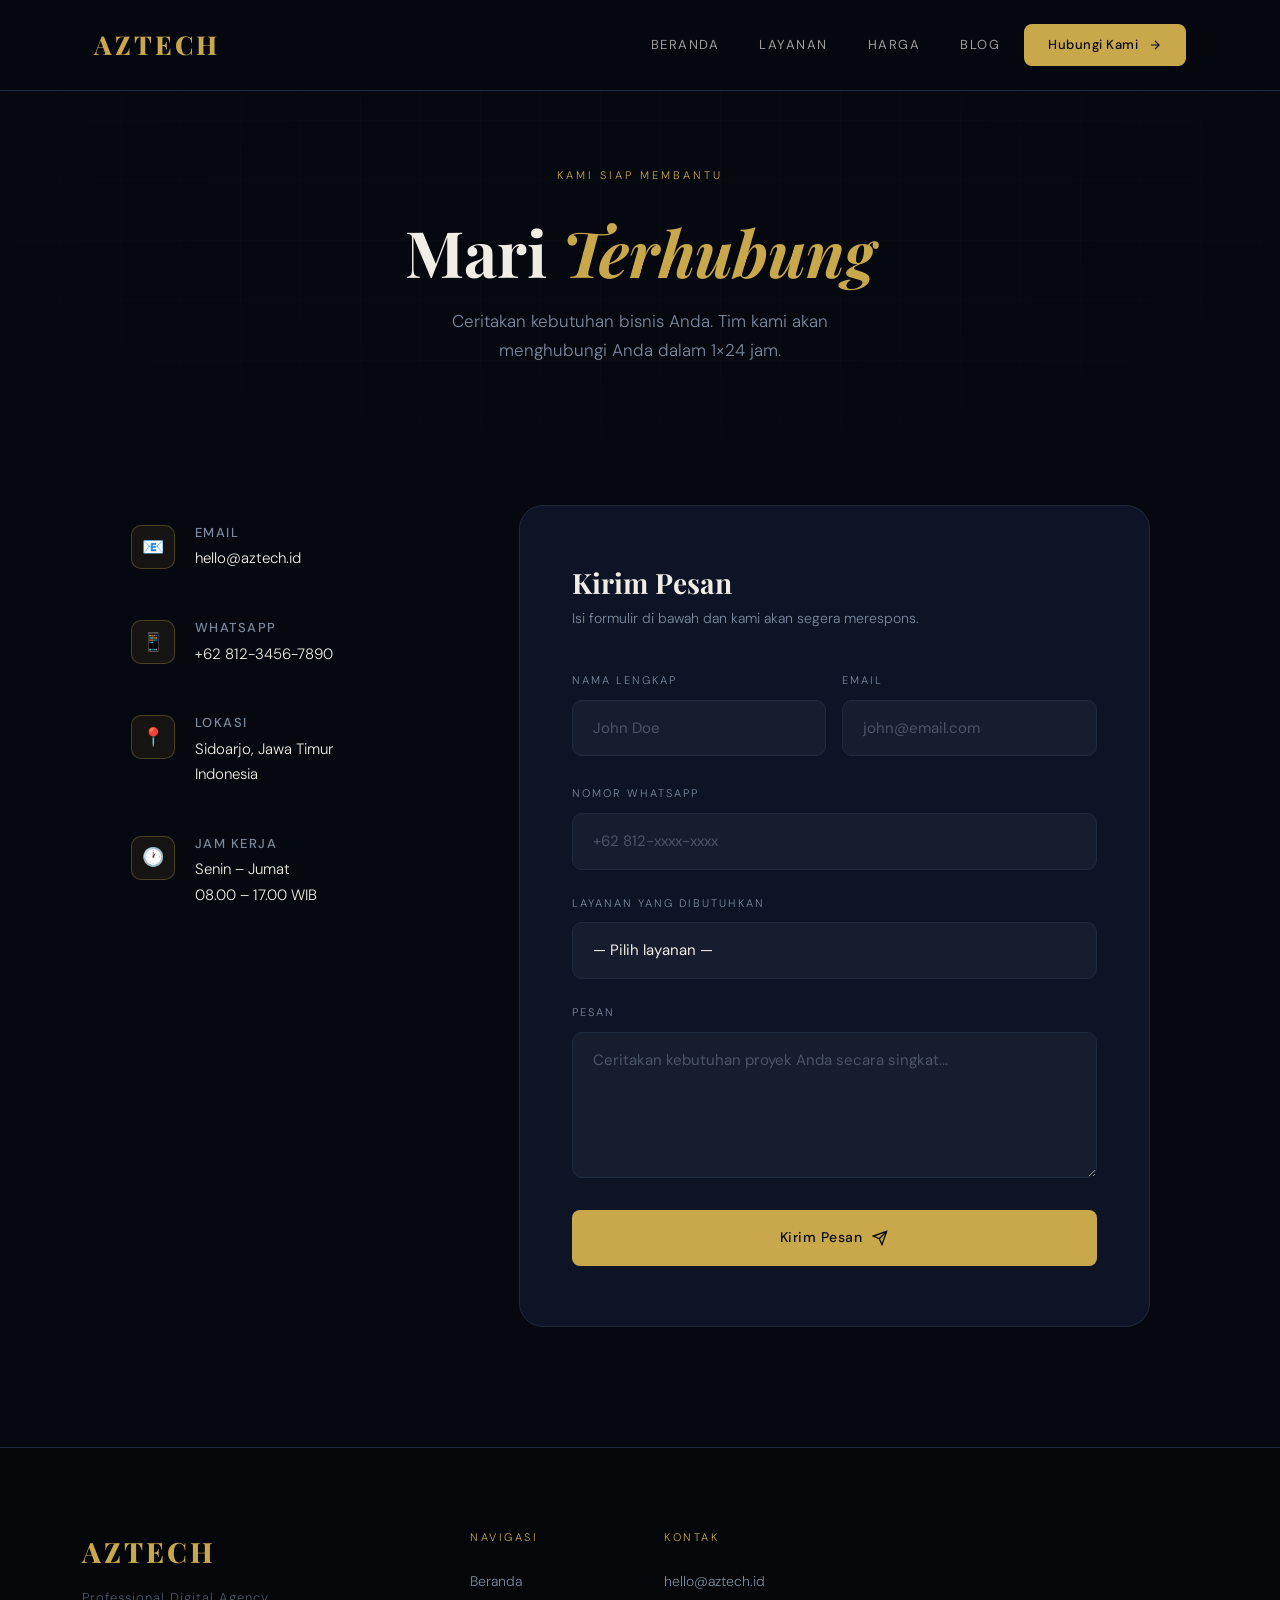
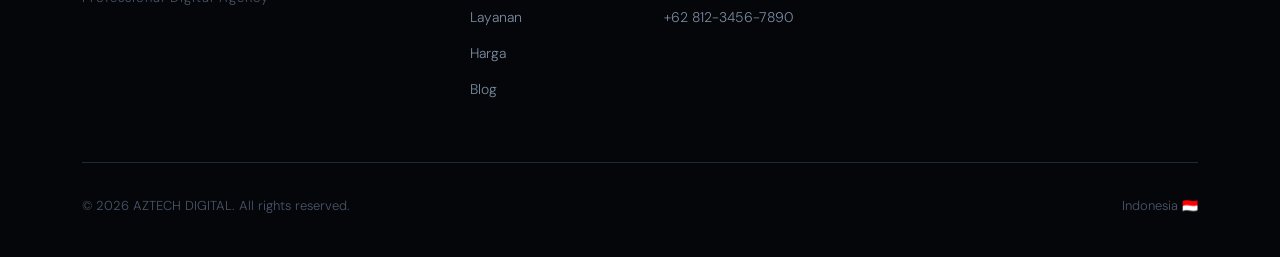
<file: contact.html>
<!DOCTYPE html>
<html lang="id">
<head>
<meta charset="UTF-8">
<meta name="viewport" content="width=device-width, initial-scale=1.0">
<title>Contact — AZTECH DIGITAL</title>
<link href="https://cdn.jsdelivr.net/npm/bootstrap@5.3.3/dist/css/bootstrap.min.css" rel="stylesheet">
<link rel="stylesheet" href="style.css">
</head>
<body>

<nav class="navbar navbar-expand-lg navbar-dark fixed-top" id="navbar">
  <div class="container">
    <a class="navbar-brand" href="index.html">AZTECH</a>
    <button class="navbar-toggler border-0" type="button" data-bs-toggle="collapse" data-bs-target="#navbarNav">
      <span class="navbar-toggler-icon"></span>
    </button>
    <div class="collapse navbar-collapse" id="navbarNav">
      <ul class="navbar-nav ms-auto align-items-center">
        <li class="nav-item"><a class="nav-link" href="index.html">Beranda</a></li>
        <li class="nav-item"><a class="nav-link" href="layanan.html">Layanan</a></li>
        <li class="nav-item"><a class="nav-link" href="harga.html">Harga</a></li>
        <li class="nav-item"><a class="nav-link" href="blog.html">Blog</a></li>
        <li class="nav-item ms-2">
          <a class="btn-main" href="contact.html" style="padding:10px 24px;font-size:13px;margin-top:0;">Hubungi Kami
            <svg width="14" height="14" viewBox="0 0 24 24" fill="none" stroke="currentColor" stroke-width="2"><path d="M5 12h14M12 5l7 7-7 7"/></svg>
          </a>
        </li>
      </ul>
    </div>
  </div>
</nav>

<section style="padding:160px 0 80px;background:var(--bg-deep);position:relative;overflow:hidden;">
  <div class="hero-grid" style="opacity:0.5;"></div>
  <div class="container text-center">
    <span class="section-eyebrow fade-up">Kami Siap Membantu</span>
    <h1 class="fade-up" style="font-family:'Playfair Display',serif;font-size:clamp(36px,5vw,64px);font-weight:700;line-height:1.1;margin-top:16px;margin-bottom:20px;">
      Mari <em style="font-style:italic;color:var(--gold);">Terhubung</em>
    </h1>
    <p class="fade-up" style="color:var(--text-muted);font-size:17px;max-width:480px;margin:0 auto;">
      Ceritakan kebutuhan bisnis Anda. Tim kami akan menghubungi Anda dalam 1×24 jam.
    </p>
  </div>
</section>

<section class="section" style="padding-top:60px;">
  <div class="container">
    <div class="row g-5 justify-content-center">

      <!-- CONTACT INFO -->
      <div class="col-lg-4 fade-up">
        <div class="contact-info">
          <div class="contact-item">
            <div class="contact-item-icon">📧</div>
            <div>
              <h4>Email</h4>
              <p>hello@aztech.id</p>
            </div>
          </div>
          <div class="contact-item">
            <div class="contact-item-icon">📱</div>
            <div>
              <h4>WhatsApp</h4>
              <p>+62 812-3456-7890</p>
            </div>
          </div>
          <div class="contact-item">
            <div class="contact-item-icon">📍</div>
            <div>
              <h4>Lokasi</h4>
              <p>Sidoarjo, Jawa Timur<br>Indonesia</p>
            </div>
          </div>
          <div class="contact-item">
            <div class="contact-item-icon">🕐</div>
            <div>
              <h4>Jam Kerja</h4>
              <p>Senin – Jumat<br>08.00 – 17.00 WIB</p>
            </div>
          </div>
        </div>
      </div>

      <!-- FORM -->
      <div class="col-lg-7 fade-up stagger-2">
        <div class="contact-box">
          <h2 style="font-family:'Playfair Display',serif;font-size:28px;font-weight:700;margin-bottom:8px;">Kirim Pesan</h2>
          <p style="color:var(--text-muted);font-size:14px;margin-bottom:40px;">Isi formulir di bawah dan kami akan segera merespons.</p>

          <div class="row g-3">
            <div class="col-md-6">
              <label class="form-label">Nama Lengkap</label>
              <input type="text" class="form-control" placeholder="John Doe">
            </div>
            <div class="col-md-6">
              <label class="form-label">Email</label>
              <input type="email" class="form-control" placeholder="john@email.com">
            </div>
          </div>

          <label class="form-label" style="margin-top:4px;">Nomor WhatsApp</label>
          <input type="text" class="form-control" placeholder="+62 812-xxxx-xxxx">

          <label class="form-label">Layanan yang Dibutuhkan</label>
          <select class="form-control" style="appearance:none;cursor:pointer;">
            <option value="" style="background:#0d1425;">— Pilih layanan —</option>
            <option style="background:#0d1425;">Website Development</option>
            <option style="background:#0d1425;">UI/UX Design</option>
            <option style="background:#0d1425;">Digital Marketing</option>
            <option style="background:#0d1425;">E-Commerce Solution</option>
            <option style="background:#0d1425;">Konsultasi Digital</option>
          </select>

          <label class="form-label">Pesan</label>
          <textarea class="form-control" rows="5" placeholder="Ceritakan kebutuhan proyek Anda secara singkat..."></textarea>

          <button class="btn-main w-100" style="justify-content:center;margin-top:8px;" onclick="this.innerHTML='Pesan Terkirim ✓';this.style.background='#2d6a4f';setTimeout(()=>{this.innerHTML=\'Kirim Pesan\';this.style.background=\'\'},3000)">
            Kirim Pesan
            <svg width="16" height="16" viewBox="0 0 24 24" fill="none" stroke="currentColor" stroke-width="2"><path d="M22 2L11 13M22 2l-7 20-4-9-9-4 20-7z"/></svg>
          </button>
        </div>
      </div>

    </div>
  </div>
</section>

<footer>
  <div class="container">
    <div class="row g-5 mb-5">
      <div class="col-lg-4">
        <div class="footer-brand">AZTECH</div>
        <p class="footer-tagline">Professional Digital Agency</p>
      </div>
      <div class="col-lg-2 col-6">
        <div class="footer-col-title">Navigasi</div>
        <div class="footer-links">
          <a class="footer-link" href="index.html">Beranda</a>
          <a class="footer-link" href="layanan.html">Layanan</a>
          <a class="footer-link" href="harga.html">Harga</a>
          <a class="footer-link" href="blog.html">Blog</a>
        </div>
      </div>
      <div class="col-lg-3">
        <div class="footer-col-title">Kontak</div>
        <div class="footer-links">
          <a class="footer-link" href="#">hello@aztech.id</a>
          <a class="footer-link" href="#">+62 812-3456-7890</a>
        </div>
      </div>
    </div>
    <div class="footer-bottom">
      <span>© 2026 AZTECH DIGITAL. All rights reserved.</span>
      <span>Indonesia 🇮🇩</span>
    </div>
  </div>
</footer>

<script src="https://cdn.jsdelivr.net/npm/bootstrap@5.3.3/dist/js/bootstrap.bundle.min.js"></script>
<script>
  const navbar = document.getElementById('navbar');
  window.addEventListener('scroll', () => navbar.classList.toggle('scrolled', window.scrollY > 50));
  const obs = new IntersectionObserver(entries => entries.forEach(e => { if(e.isIntersecting) e.target.classList.add('visible'); }), {threshold:0.1});
  document.querySelectorAll('.fade-up').forEach(el => obs.observe(el));
</script>
</body>
</html>
</file>
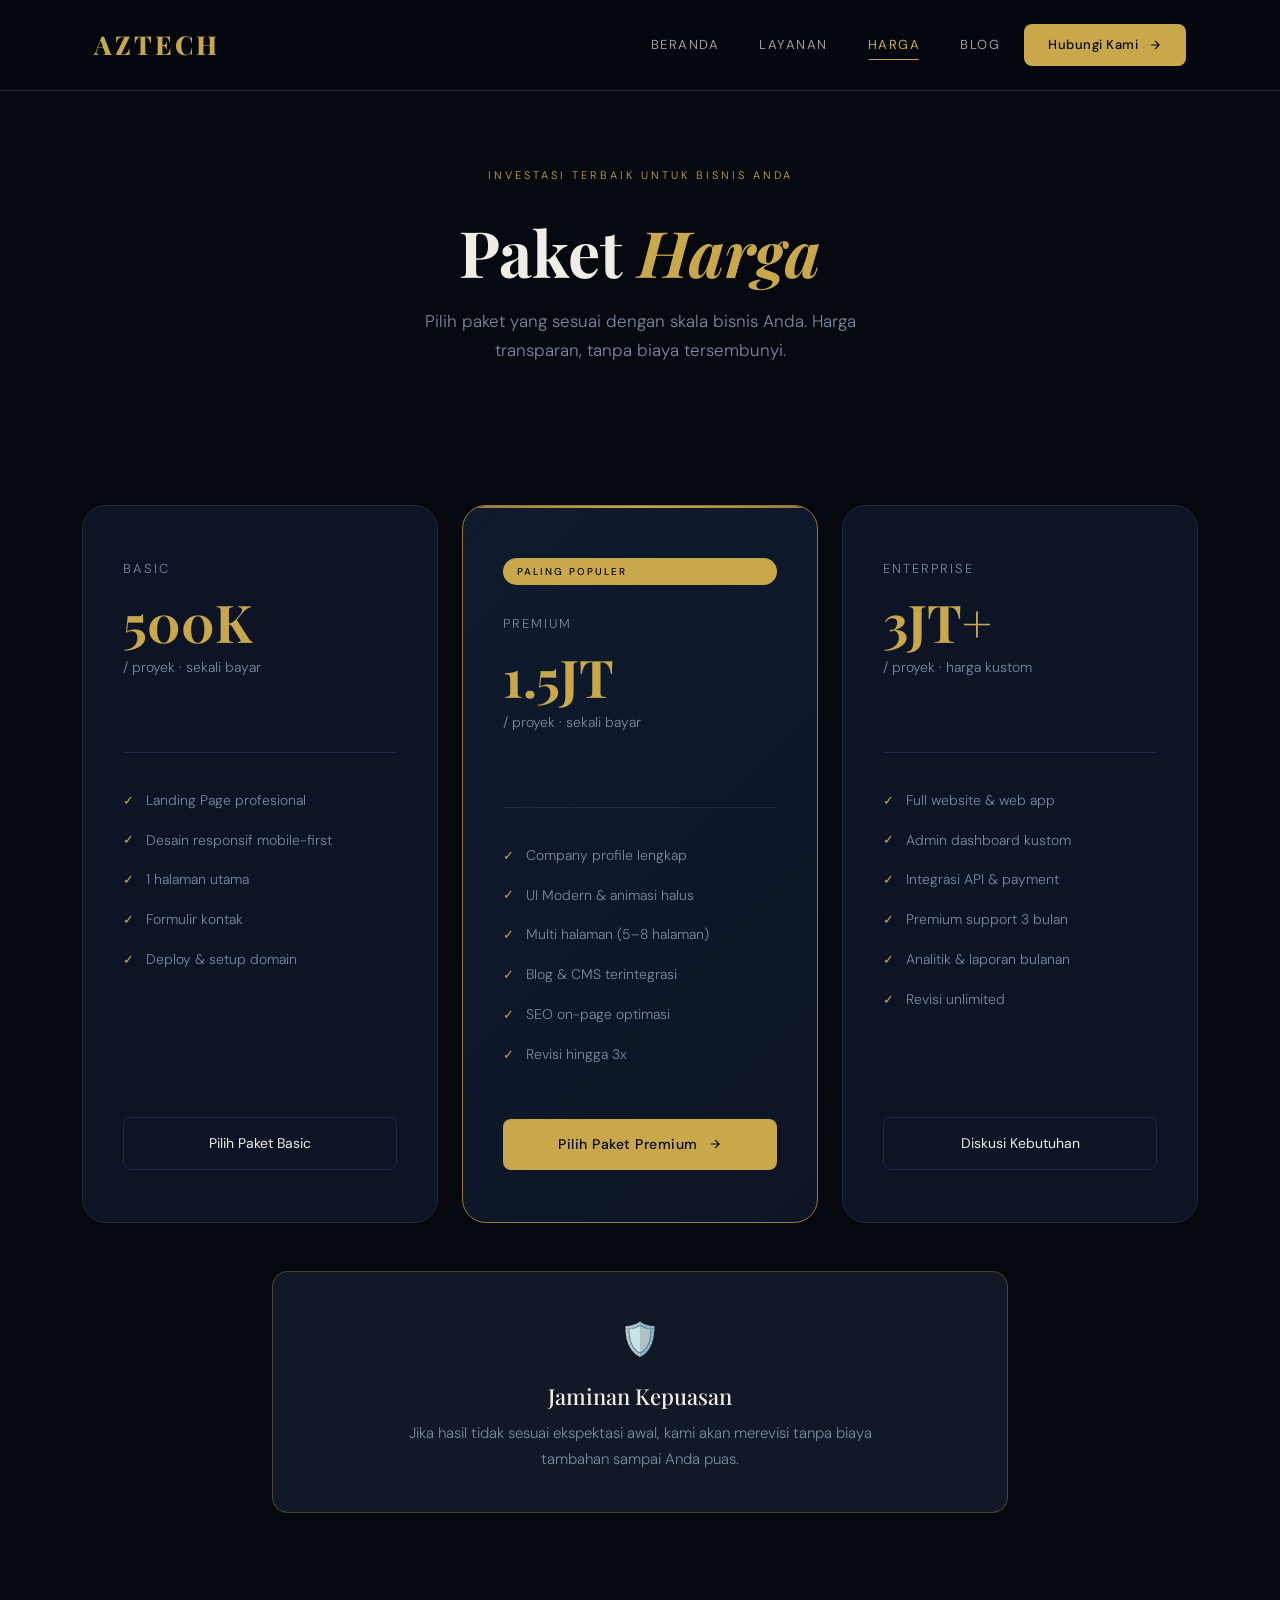
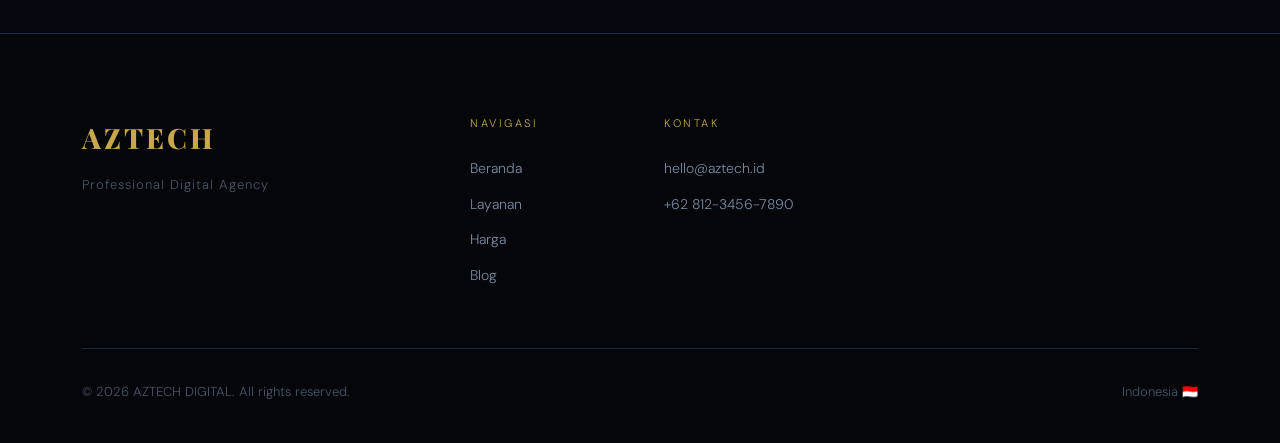
<file: harga.html>
<!DOCTYPE html>
<html lang="id">
<head>
<meta charset="UTF-8">
<meta name="viewport" content="width=device-width, initial-scale=1.0">
<title>Harga — AZTECH DIGITAL</title>
<link href="https://cdn.jsdelivr.net/npm/bootstrap@5.3.3/dist/css/bootstrap.min.css" rel="stylesheet">
<link rel="stylesheet" href="style.css">
</head>
<body>

<nav class="navbar navbar-expand-lg navbar-dark fixed-top" id="navbar">
  <div class="container">
    <a class="navbar-brand" href="index.html">AZTECH</a>
    <button class="navbar-toggler border-0" type="button" data-bs-toggle="collapse" data-bs-target="#navbarNav">
      <span class="navbar-toggler-icon"></span>
    </button>
    <div class="collapse navbar-collapse" id="navbarNav">
      <ul class="navbar-nav ms-auto align-items-center">
        <li class="nav-item"><a class="nav-link" href="index.html">Beranda</a></li>
        <li class="nav-item"><a class="nav-link" href="layanan.html">Layanan</a></li>
        <li class="nav-item"><a class="nav-link active" href="harga.html">Harga</a></li>
        <li class="nav-item"><a class="nav-link" href="blog.html">Blog</a></li>
        <li class="nav-item ms-2">
          <a class="btn-main" href="contact.html" style="padding:10px 24px;font-size:13px;margin-top:0;">Hubungi Kami
            <svg width="14" height="14" viewBox="0 0 24 24" fill="none" stroke="currentColor" stroke-width="2"><path d="M5 12h14M12 5l7 7-7 7"/></svg>
          </a>
        </li>
      </ul>
    </div>
  </div>
</nav>

<section style="padding:160px 0 80px;background:var(--bg-deep);position:relative;overflow:hidden;">
  <div class="hero-grid" style="opacity:0.5;"></div>
  <div class="container text-center">
    <span class="section-eyebrow fade-up">Investasi Terbaik untuk Bisnis Anda</span>
    <h1 class="fade-up" style="font-family:'Playfair Display',serif;font-size:clamp(36px,5vw,64px);font-weight:700;line-height:1.1;margin-top:16px;margin-bottom:20px;">
      Paket <em style="font-style:italic;color:var(--gold);">Harga</em>
    </h1>
    <p class="fade-up" style="color:var(--text-muted);font-size:17px;max-width:480px;margin:0 auto;">
      Pilih paket yang sesuai dengan skala bisnis Anda. Harga transparan, tanpa biaya tersembunyi.
    </p>
  </div>
</section>

<section class="section" style="padding-top:60px;">
  <div class="container">
    <div class="row g-4 align-items-stretch">

      <!-- BASIC -->
      <div class="col-lg-4 fade-up stagger-1">
        <div class="price-card" style="height:100%;display:flex;flex-direction:column;">
          <div class="price-tier">Basic</div>
          <div class="price-number">500K</div>
          <div class="price-unit">/ proyek · sekali bayar</div>
          <div class="price-divider"></div>
          <div style="flex:1;">
            <div class="price-feature">Landing Page profesional</div>
            <div class="price-feature">Desain responsif mobile-first</div>
            <div class="price-feature">1 halaman utama</div>
            <div class="price-feature">Formulir kontak</div>
            <div class="price-feature">Deploy & setup domain</div>
          </div>
          <div style="margin-top:36px;">
            <a class="btn-outline" href="contact.html" style="width:100%;justify-content:center;padding:14px 24px;">
              Pilih Paket Basic
            </a>
          </div>
        </div>
      </div>

      <!-- PREMIUM -->
      <div class="col-lg-4 fade-up stagger-2">
        <div class="price-card featured" style="height:100%;display:flex;flex-direction:column;">
          <div class="price-badge">Paling Populer</div>
          <div class="price-tier">Premium</div>
          <div class="price-number">1.5JT</div>
          <div class="price-unit">/ proyek · sekali bayar</div>
          <div class="price-divider"></div>
          <div style="flex:1;">
            <div class="price-feature">Company profile lengkap</div>
            <div class="price-feature">UI Modern & animasi halus</div>
            <div class="price-feature">Multi halaman (5–8 halaman)</div>
            <div class="price-feature">Blog & CMS terintegrasi</div>
            <div class="price-feature">SEO on-page optimasi</div>
            <div class="price-feature">Revisi hingga 3x</div>
          </div>
          <div style="margin-top:36px;">
            <a class="btn-main" href="contact.html" style="width:100%;justify-content:center;padding:14px 24px;margin-top:0;">
              Pilih Paket Premium
              <svg width="14" height="14" viewBox="0 0 24 24" fill="none" stroke="currentColor" stroke-width="2"><path d="M5 12h14M12 5l7 7-7 7"/></svg>
            </a>
          </div>
        </div>
      </div>

      <!-- ENTERPRISE -->
      <div class="col-lg-4 fade-up stagger-3">
        <div class="price-card" style="height:100%;display:flex;flex-direction:column;">
          <div class="price-tier">Enterprise</div>
          <div class="price-number">3JT+</div>
          <div class="price-unit">/ proyek · harga kustom</div>
          <div class="price-divider"></div>
          <div style="flex:1;">
            <div class="price-feature">Full website & web app</div>
            <div class="price-feature">Admin dashboard kustom</div>
            <div class="price-feature">Integrasi API & payment</div>
            <div class="price-feature">Premium support 3 bulan</div>
            <div class="price-feature">Analitik & laporan bulanan</div>
            <div class="price-feature">Revisi unlimited</div>
          </div>
          <div style="margin-top:36px;">
            <a class="btn-outline" href="contact.html" style="width:100%;justify-content:center;padding:14px 24px;">
              Diskusi Kebutuhan
            </a>
          </div>
        </div>
      </div>

    </div>

    <!-- GUARANTEE -->
    <div class="row justify-content-center mt-5">
      <div class="col-lg-8">
        <div class="fade-up" style="background:var(--bg-card2);border:1px solid var(--border-gold);border-radius:16px;padding:40px;text-align:center;">
          <div style="font-size:32px;margin-bottom:16px;">🛡️</div>
          <h3 style="font-family:'Playfair Display',serif;font-size:22px;margin-bottom:12px;">Jaminan Kepuasan</h3>
          <p style="color:var(--text-muted);font-size:15px;max-width:480px;margin:0 auto;">
            Jika hasil tidak sesuai ekspektasi awal, kami akan merevisi tanpa biaya tambahan sampai Anda puas.
          </p>
        </div>
      </div>
    </div>

  </div>
</section>

<footer>
  <div class="container">
    <div class="row g-5 mb-5">
      <div class="col-lg-4">
        <div class="footer-brand">AZTECH</div>
        <p class="footer-tagline">Professional Digital Agency</p>
      </div>
      <div class="col-lg-2 col-6">
        <div class="footer-col-title">Navigasi</div>
        <div class="footer-links">
          <a class="footer-link" href="index.html">Beranda</a>
          <a class="footer-link" href="layanan.html">Layanan</a>
          <a class="footer-link" href="harga.html">Harga</a>
          <a class="footer-link" href="blog.html">Blog</a>
        </div>
      </div>
      <div class="col-lg-3">
        <div class="footer-col-title">Kontak</div>
        <div class="footer-links">
          <a class="footer-link" href="#">hello@aztech.id</a>
          <a class="footer-link" href="#">+62 812-3456-7890</a>
        </div>
      </div>
    </div>
    <div class="footer-bottom">
      <span>© 2026 AZTECH DIGITAL. All rights reserved.</span>
      <span>Indonesia 🇮🇩</span>
    </div>
  </div>
</footer>

<script src="https://cdn.jsdelivr.net/npm/bootstrap@5.3.3/dist/js/bootstrap.bundle.min.js"></script>
<script>
  const navbar = document.getElementById('navbar');
  window.addEventListener('scroll', () => navbar.classList.toggle('scrolled', window.scrollY > 50));
  const obs = new IntersectionObserver(entries => entries.forEach(e => { if(e.isIntersecting) e.target.classList.add('visible'); }), {threshold:0.1});
  document.querySelectorAll('.fade-up').forEach(el => obs.observe(el));
</script>
</body>
</html>
</file>
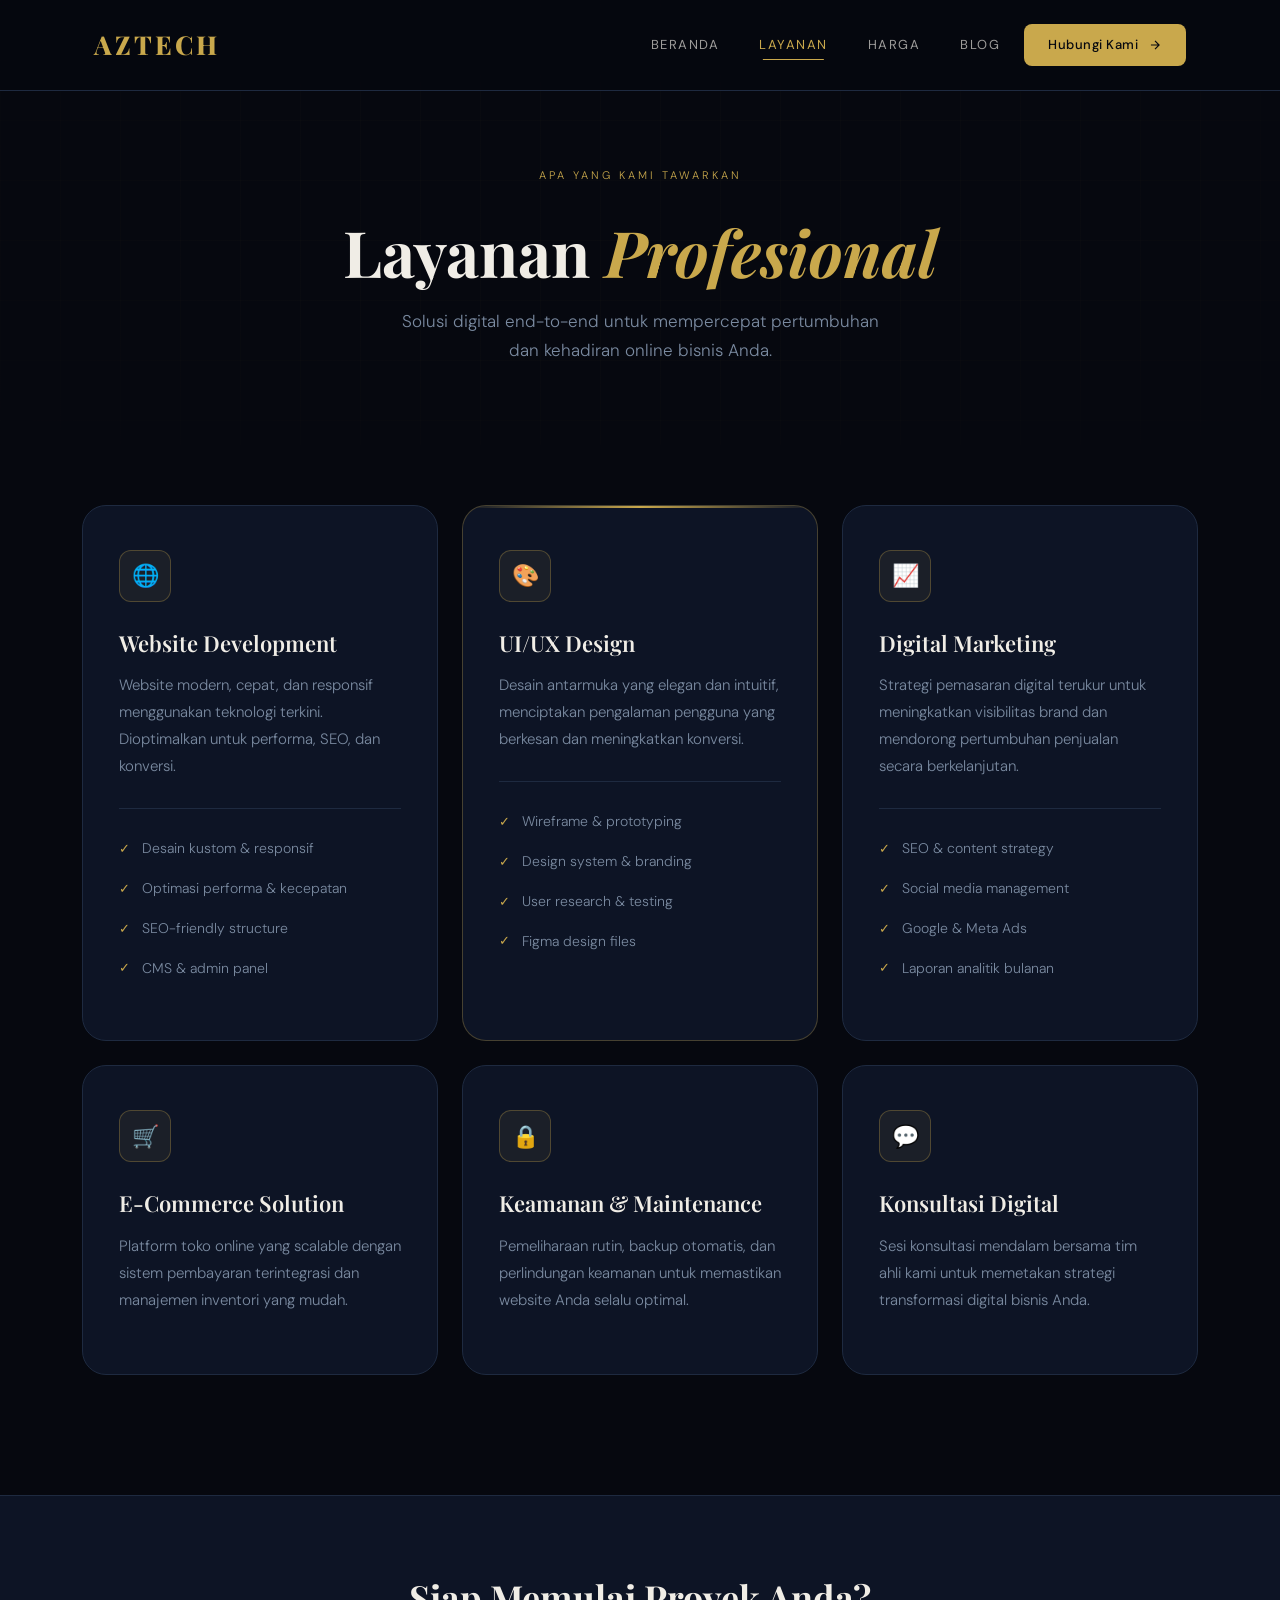
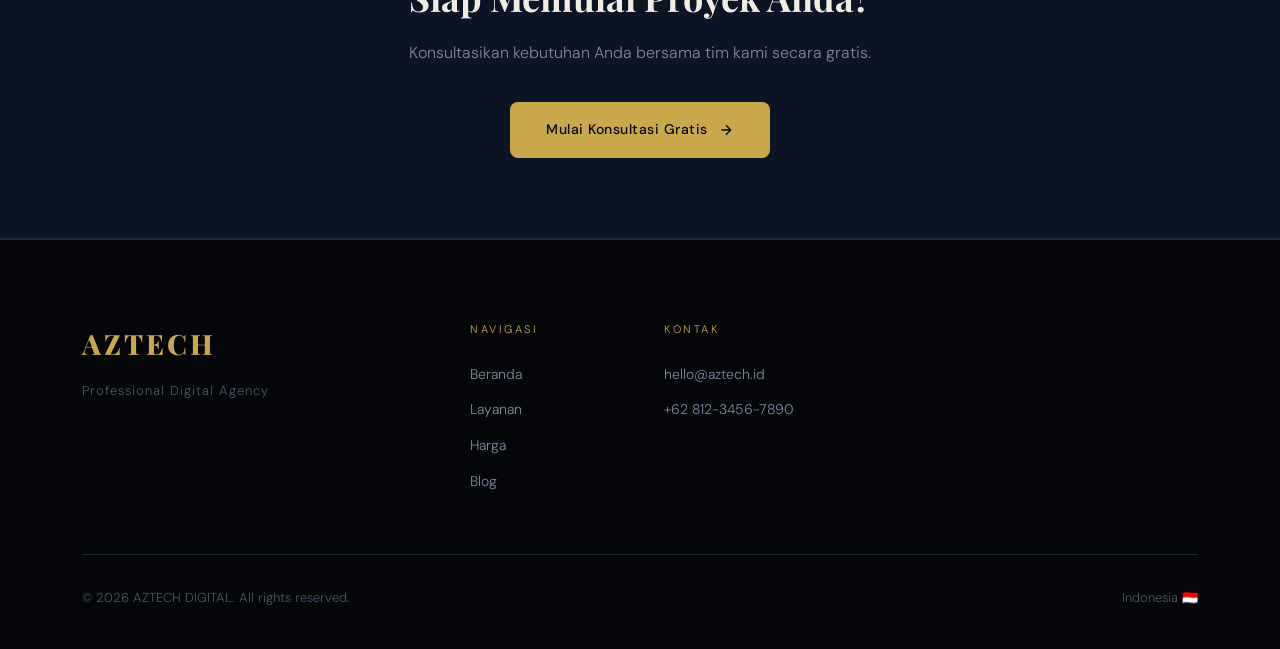
<file: layanan.html>
<!DOCTYPE html>
<html lang="id">
<head>
<meta charset="UTF-8">
<meta name="viewport" content="width=device-width, initial-scale=1.0">
<title>Layanan — AZTECH DIGITAL</title>
<link href="https://cdn.jsdelivr.net/npm/bootstrap@5.3.3/dist/css/bootstrap.min.css" rel="stylesheet">
<link rel="stylesheet" href="style.css">
</head>
<body>

<nav class="navbar navbar-expand-lg navbar-dark fixed-top" id="navbar">
  <div class="container">
    <a class="navbar-brand" href="index.html">AZTECH</a>
    <button class="navbar-toggler border-0" type="button" data-bs-toggle="collapse" data-bs-target="#navbarNav">
      <span class="navbar-toggler-icon"></span>
    </button>
    <div class="collapse navbar-collapse" id="navbarNav">
      <ul class="navbar-nav ms-auto align-items-center">
        <li class="nav-item"><a class="nav-link" href="index.html">Beranda</a></li>
        <li class="nav-item"><a class="nav-link active" href="layanan.html">Layanan</a></li>
        <li class="nav-item"><a class="nav-link" href="harga.html">Harga</a></li>
        <li class="nav-item"><a class="nav-link" href="blog.html">Blog</a></li>
        <li class="nav-item ms-2">
          <a class="btn-main" href="contact.html" style="padding:10px 24px;font-size:13px;margin-top:0;">Hubungi Kami
            <svg width="14" height="14" viewBox="0 0 24 24" fill="none" stroke="currentColor" stroke-width="2"><path d="M5 12h14M12 5l7 7-7 7"/></svg>
          </a>
        </li>
      </ul>
    </div>
  </div>
</nav>

<!-- PAGE HEADER -->
<section style="padding:160px 0 80px;background:var(--bg-deep);position:relative;overflow:hidden;">
  <div class="hero-grid" style="opacity:0.5;"></div>
  <div class="container text-center">
    <span class="section-eyebrow fade-up">Apa yang Kami Tawarkan</span>
    <h1 class="fade-up" style="font-family:'Playfair Display',serif;font-size:clamp(36px,5vw,64px);font-weight:700;line-height:1.1;margin-top:16px;margin-bottom:20px;">
      Layanan <em style="font-style:italic;color:var(--gold);">Profesional</em>
    </h1>
    <p class="fade-up" style="color:var(--text-muted);font-size:17px;max-width:480px;margin:0 auto;">
      Solusi digital end-to-end untuk mempercepat pertumbuhan dan kehadiran online bisnis Anda.
    </p>
  </div>
</section>

<!-- SERVICES -->
<section class="section" style="padding-top:60px;">
  <div class="container">
    <div class="row g-4">

      <div class="col-lg-4 fade-up stagger-1">
        <div class="card-custom" style="height:100%;">
          <div class="card-icon">🌐</div>
          <h3>Website Development</h3>
          <p>Website modern, cepat, dan responsif menggunakan teknologi terkini. Dioptimalkan untuk performa, SEO, dan konversi.</p>
          <div style="margin-top:28px;padding-top:28px;border-top:1px solid var(--border);">
            <div class="price-feature">Desain kustom & responsif</div>
            <div class="price-feature">Optimasi performa & kecepatan</div>
            <div class="price-feature">SEO-friendly structure</div>
            <div class="price-feature">CMS & admin panel</div>
          </div>
        </div>
      </div>

      <div class="col-lg-4 fade-up stagger-2">
        <div class="card-custom" style="height:100%;border-color:var(--border-gold);">
          <div style="position:absolute;top:0;left:0;right:0;height:2px;background:linear-gradient(90deg,transparent,var(--gold),transparent);"></div>
          <div class="card-icon">🎨</div>
          <h3>UI/UX Design</h3>
          <p>Desain antarmuka yang elegan dan intuitif, menciptakan pengalaman pengguna yang berkesan dan meningkatkan konversi.</p>
          <div style="margin-top:28px;padding-top:28px;border-top:1px solid var(--border);">
            <div class="price-feature">Wireframe & prototyping</div>
            <div class="price-feature">Design system & branding</div>
            <div class="price-feature">User research & testing</div>
            <div class="price-feature">Figma design files</div>
          </div>
        </div>
      </div>

      <div class="col-lg-4 fade-up stagger-3">
        <div class="card-custom" style="height:100%;">
          <div class="card-icon">📈</div>
          <h3>Digital Marketing</h3>
          <p>Strategi pemasaran digital terukur untuk meningkatkan visibilitas brand dan mendorong pertumbuhan penjualan secara berkelanjutan.</p>
          <div style="margin-top:28px;padding-top:28px;border-top:1px solid var(--border);">
            <div class="price-feature">SEO & content strategy</div>
            <div class="price-feature">Social media management</div>
            <div class="price-feature">Google & Meta Ads</div>
            <div class="price-feature">Laporan analitik bulanan</div>
          </div>
        </div>
      </div>

      <div class="col-lg-4 fade-up stagger-1">
        <div class="card-custom">
          <div class="card-icon">🛒</div>
          <h3>E-Commerce Solution</h3>
          <p>Platform toko online yang scalable dengan sistem pembayaran terintegrasi dan manajemen inventori yang mudah.</p>
        </div>
      </div>

      <div class="col-lg-4 fade-up stagger-2">
        <div class="card-custom">
          <div class="card-icon">🔒</div>
          <h3>Keamanan & Maintenance</h3>
          <p>Pemeliharaan rutin, backup otomatis, dan perlindungan keamanan untuk memastikan website Anda selalu optimal.</p>
        </div>
      </div>

      <div class="col-lg-4 fade-up stagger-3">
        <div class="card-custom">
          <div class="card-icon">💬</div>
          <h3>Konsultasi Digital</h3>
          <p>Sesi konsultasi mendalam bersama tim ahli kami untuk memetakan strategi transformasi digital bisnis Anda.</p>
        </div>
      </div>

    </div>
  </div>
</section>

<!-- CTA -->
<section style="padding:80px 0;background:var(--bg-card);border-top:1px solid var(--border);border-bottom:1px solid var(--border);">
  <div class="container text-center">
    <h2 class="fade-up" style="font-family:'Playfair Display',serif;font-size:36px;font-weight:700;margin-bottom:20px;">
      Siap Memulai Proyek Anda?
    </h2>
    <p class="fade-up" style="color:var(--text-muted);margin-bottom:36px;">Konsultasikan kebutuhan Anda bersama tim kami secara gratis.</p>
    <a class="btn-main fade-up" href="contact.html">
      Mulai Konsultasi Gratis
      <svg width="16" height="16" viewBox="0 0 24 24" fill="none" stroke="currentColor" stroke-width="2"><path d="M5 12h14M12 5l7 7-7 7"/></svg>
    </a>
  </div>
</section>

<footer>
  <div class="container">
    <div class="row g-5 mb-5">
      <div class="col-lg-4">
        <div class="footer-brand">AZTECH</div>
        <p class="footer-tagline">Professional Digital Agency</p>
      </div>
      <div class="col-lg-2 col-6">
        <div class="footer-col-title">Navigasi</div>
        <div class="footer-links">
          <a class="footer-link" href="index.html">Beranda</a>
          <a class="footer-link" href="layanan.html">Layanan</a>
          <a class="footer-link" href="harga.html">Harga</a>
          <a class="footer-link" href="blog.html">Blog</a>
        </div>
      </div>
      <div class="col-lg-3">
        <div class="footer-col-title">Kontak</div>
        <div class="footer-links">
          <a class="footer-link" href="#">hello@aztech.id</a>
          <a class="footer-link" href="#">+62 812-3456-7890</a>
        </div>
      </div>
    </div>
    <div class="footer-bottom">
      <span>© 2026 AZTECH DIGITAL. All rights reserved.</span>
      <span>Indonesia 🇮🇩</span>
    </div>
  </div>
</footer>

<script src="https://cdn.jsdelivr.net/npm/bootstrap@5.3.3/dist/js/bootstrap.bundle.min.js"></script>
<script>
  const navbar = document.getElementById('navbar');
  window.addEventListener('scroll', () => navbar.classList.toggle('scrolled', window.scrollY > 50));
  const obs = new IntersectionObserver(entries => entries.forEach(e => { if(e.isIntersecting) e.target.classList.add('visible'); }), {threshold:0.1});
  document.querySelectorAll('.fade-up').forEach(el => obs.observe(el));
</script>
</body>
</html>
</file>
<file: style.css>
@import url('https://fonts.googleapis.com/css2?family=Playfair+Display:wght@400;600;700;800&family=DM+Sans:ital,opsz,wght@0,9..40,300;0,9..40,400;0,9..40,500;1,9..40,300&display=swap');

*{margin:0;padding:0;box-sizing:border-box;}

:root{
  --gold:#c9a84c;
  --gold-light:#e8c97a;
  --gold-dark:#9a7832;
  --bg-deep:#06080f;
  --bg-dark:#090d18;
  --bg-card:#0d1425;
  --bg-card2:#111826;
  --border:#1e2a40;
  --border-gold:rgba(201,168,76,0.3);
  --text-primary:#f0ede6;
  --text-muted:#7a8aA0;
  --text-dim:#4a5568;
  --accent-blue:#1a73e8;
  --radius:16px;
  --radius-lg:24px;
}

html{scroll-behavior:smooth;}

body{
  background:var(--bg-deep);
  color:var(--text-primary);
  font-family:'DM Sans',sans-serif;
  font-weight:300;
  overflow-x:hidden;
  line-height:1.7;
}

/* ── SCROLLBAR ── */
::-webkit-scrollbar{width:4px;}
::-webkit-scrollbar-track{background:var(--bg-deep);}
::-webkit-scrollbar-thumb{background:var(--gold-dark);border-radius:4px;}

/* ── NAVBAR ── */
.navbar{
  background:rgba(6,8,15,0.85);
  backdrop-filter:blur(20px);
  -webkit-backdrop-filter:blur(20px);
  border-bottom:1px solid var(--border);
  padding:0 0;
  transition:all 0.4s;
}

.navbar.scrolled{
  background:rgba(6,8,15,0.97);
  border-bottom-color:var(--border-gold);
}

.navbar-brand{
  font-family:'Playfair Display',serif;
  font-size:26px;
  font-weight:800;
  color:var(--gold) !important;
  letter-spacing:3px;
  text-transform:uppercase;
}

.navbar .container{padding:18px 24px;}

.nav-link{
  color:rgba(240,237,230,0.65) !important;
  font-size:13px;
  font-weight:400;
  letter-spacing:1.5px;
  text-transform:uppercase;
  margin-left:8px;
  padding:8px 16px !important;
  border-radius:6px;
  transition:all 0.3s;
  position:relative;
}

.nav-link::after{
  content:'';
  position:absolute;
  bottom:4px;left:50%;transform:translateX(-50%);
  width:0;height:1px;
  background:var(--gold);
  transition:width 0.3s;
}

.nav-link:hover{color:var(--gold) !important;}
.nav-link:hover::after{width:60%;}

.nav-link.active{
  color:var(--gold) !important;
}
.nav-link.active::after{width:60%;}

/* ── HERO ── */
.hero{
  min-height:100vh;
  display:flex;
  align-items:center;
  padding-top:100px;
  position:relative;
  overflow:hidden;
  background:var(--bg-deep);
}

.hero-bg{
  position:absolute;inset:0;
  background:
    radial-gradient(ellipse 80% 60% at 70% 40%, rgba(201,168,76,0.06) 0%, transparent 60%),
    radial-gradient(ellipse 50% 40% at 20% 80%, rgba(26,115,232,0.05) 0%, transparent 50%),
    radial-gradient(ellipse 60% 80% at 90% 10%, rgba(201,168,76,0.04) 0%, transparent 50%);
  pointer-events:none;
}

.hero-grid{
  position:absolute;inset:0;
  background-image:
    linear-gradient(rgba(201,168,76,0.04) 1px, transparent 1px),
    linear-gradient(90deg, rgba(201,168,76,0.04) 1px, transparent 1px);
  background-size:60px 60px;
  mask-image:radial-gradient(ellipse 80% 80% at 50% 50%, black 40%, transparent 100%);
  pointer-events:none;
}

.hero-eyebrow{
  display:inline-flex;
  align-items:center;
  gap:10px;
  font-size:11px;
  letter-spacing:3px;
  text-transform:uppercase;
  color:var(--gold);
  border:1px solid var(--border-gold);
  padding:8px 20px;
  border-radius:100px;
  margin-bottom:32px;
  background:rgba(201,168,76,0.05);
}

.hero-eyebrow::before{
  content:'';
  width:6px;height:6px;
  background:var(--gold);
  border-radius:50%;
  animation:pulse-dot 2s ease-in-out infinite;
}

@keyframes pulse-dot{
  0%,100%{opacity:1;transform:scale(1);}
  50%{opacity:0.4;transform:scale(0.7);}
}

.hero h1{
  font-family:'Playfair Display',serif;
  font-size:clamp(42px,6vw,80px);
  font-weight:700;
  line-height:1.1;
  letter-spacing:-1px;
  margin-bottom:28px;
}

.hero h1 em{
  font-style:italic;
  color:var(--gold);
}

.hero-desc{
  color:var(--text-muted);
  font-size:17px;
  font-weight:300;
  max-width:480px;
  margin-bottom:48px;
  line-height:1.8;
}

.hero-cta{
  display:flex;
  gap:16px;
  flex-wrap:wrap;
}

.btn-main{
  display:inline-flex;
  align-items:center;
  gap:10px;
  background:var(--gold);
  color:#06080f;
  border:none;
  padding:16px 36px;
  border-radius:8px;
  font-family:'DM Sans',sans-serif;
  font-size:14px;
  font-weight:500;
  letter-spacing:0.5px;
  cursor:pointer;
  transition:all 0.3s;
  text-decoration:none;
}

.btn-main:hover{
  background:var(--gold-light);
  transform:translateY(-3px);
  box-shadow:0 20px 60px rgba(201,168,76,0.3);
}

.btn-main svg{transition:transform 0.3s;}
.btn-main:hover svg{transform:translateX(4px);}

.btn-outline{
  display:inline-flex;
  align-items:center;
  gap:10px;
  border:1px solid var(--border);
  color:var(--text-primary);
  background:transparent;
  padding:16px 36px;
  border-radius:8px;
  font-family:'DM Sans',sans-serif;
  font-size:14px;
  font-weight:400;
  cursor:pointer;
  transition:all 0.3s;
  text-decoration:none;
}

.btn-outline:hover{
  border-color:var(--border-gold);
  color:var(--gold);
  background:rgba(201,168,76,0.05);
}

.hero-stats{
  display:flex;
  gap:48px;
  margin-top:72px;
  padding-top:48px;
  border-top:1px solid var(--border);
}

.stat-item{}
.stat-number{
  font-family:'Playfair Display',serif;
  font-size:36px;
  font-weight:700;
  color:var(--gold);
  line-height:1;
  margin-bottom:6px;
}

.stat-label{
  font-size:12px;
  letter-spacing:1.5px;
  text-transform:uppercase;
  color:var(--text-muted);
}

.hero-visual{
  position:relative;
  display:flex;
  align-items:center;
  justify-content:center;
  padding:40px;
}

.hero-orb{
  width:480px;
  height:480px;
  border-radius:50%;
  background:
    radial-gradient(ellipse at 30% 30%, rgba(201,168,76,0.15) 0%, transparent 50%),
    radial-gradient(ellipse at 70% 70%, rgba(26,115,232,0.1) 0%, transparent 50%);
  border:1px solid rgba(201,168,76,0.1);
  display:flex;
  align-items:center;
  justify-content:center;
  animation:float-slow 8s ease-in-out infinite;
  position:relative;
}

.hero-orb::before{
  content:'';
  position:absolute;inset:-20px;
  border-radius:50%;
  border:1px solid rgba(201,168,76,0.05);
  animation:spin-slow 20s linear infinite;
}

.hero-orb::after{
  content:'';
  position:absolute;inset:-40px;
  border-radius:50%;
  border:1px dashed rgba(201,168,76,0.05);
  animation:spin-slow 30s linear infinite reverse;
}

.hero-icon-wrap{
  width:120px;height:120px;
  background:rgba(201,168,76,0.08);
  border:1px solid var(--border-gold);
  border-radius:24px;
  display:flex;align-items:center;justify-content:center;
}

.hero-icon-wrap img{width:64px;filter:sepia(1) saturate(3) hue-rotate(10deg) brightness(0.9);}

@keyframes float-slow{
  0%,100%{transform:translateY(0) rotate(0);}
  50%{transform:translateY(-20px) rotate(2deg);}
}
@keyframes spin-slow{to{transform:rotate(360deg);}}

/* ── SECTION GENERIC ── */
.section{padding:120px 0;}

.section-eyebrow{
  display:inline-block;
  font-size:11px;
  letter-spacing:3px;
  text-transform:uppercase;
  color:var(--gold);
  margin-bottom:16px;
}

.section-title{
  text-align:center;
  margin-bottom:80px;
}

.section-title h2{
  font-family:'Playfair Display',serif;
  font-size:clamp(32px,4vw,52px);
  font-weight:700;
  line-height:1.15;
  letter-spacing:-0.5px;
  margin-bottom:20px;
}

.section-title p{
  color:var(--text-muted);
  font-size:17px;
  max-width:520px;
  margin:0 auto;
}

/* ── DIVIDER ── */
.gold-line{
  width:48px;height:2px;
  background:var(--gold);
  margin:24px auto 0;
}

/* ── CARDS ── */
.card-custom{
  background:var(--bg-card);
  border:1px solid var(--border);
  border-radius:var(--radius-lg);
  padding:44px 36px;
  height:100%;
  transition:all 0.4s;
  position:relative;
  overflow:hidden;
}

.card-custom::before{
  content:'';
  position:absolute;top:0;left:0;right:0;height:1px;
  background:linear-gradient(90deg, transparent, var(--gold), transparent);
  opacity:0;
  transition:opacity 0.4s;
}

.card-custom:hover{
  border-color:var(--border-gold);
  transform:translateY(-8px);
  box-shadow:0 40px 80px rgba(0,0,0,0.4);
}

.card-custom:hover::before{opacity:1;}

.card-icon{
  width:52px;height:52px;
  background:rgba(201,168,76,0.08);
  border:1px solid var(--border-gold);
  border-radius:12px;
  display:flex;align-items:center;justify-content:center;
  margin-bottom:28px;
  font-size:22px;
}

.card-custom h3{
  font-family:'Playfair Display',serif;
  font-size:22px;
  font-weight:600;
  margin-bottom:16px;
  color:var(--text-primary);
}

.card-custom p{
  color:var(--text-muted);
  font-size:15px;
  line-height:1.8;
}

/* ── PRICE ── */
.price-card{
  background:var(--bg-card);
  border:1px solid var(--border);
  border-radius:var(--radius-lg);
  padding:52px 40px;
  text-align:left;
  height:100%;
  transition:all 0.4s;
  position:relative;
  overflow:hidden;
}

.price-card.featured{
  background:linear-gradient(135deg, #0f1a2e 0%, #0d1525 100%);
  border-color:var(--gold-dark);
}

.price-card.featured::before{
  content:'';
  position:absolute;top:0;left:0;right:0;height:2px;
  background:linear-gradient(90deg, var(--gold-dark), var(--gold), var(--gold-dark));
}

.price-badge{
  display:inline-block;
  font-size:10px;
  letter-spacing:2px;
  text-transform:uppercase;
  color:#06080f;
  background:var(--gold);
  padding:5px 14px;
  border-radius:100px;
  margin-bottom:28px;
  font-weight:500;
}

.price-tier{
  font-size:13px;
  letter-spacing:2px;
  text-transform:uppercase;
  color:var(--text-muted);
  margin-bottom:16px;
}

.price-number{
  font-family:'Playfair Display',serif;
  font-size:52px;
  font-weight:700;
  color:var(--gold);
  line-height:1;
  margin-bottom:8px;
}

.price-unit{
  font-size:14px;
  color:var(--text-muted);
  margin-bottom:36px;
}

.price-divider{
  height:1px;
  background:var(--border);
  margin:36px 0;
}

.price-feature{
  display:flex;
  align-items:center;
  gap:12px;
  margin-bottom:16px;
  font-size:14px;
  color:var(--text-muted);
}

.price-feature::before{
  content:'✓';
  color:var(--gold);
  font-size:13px;
  flex-shrink:0;
}

.price-card:hover{
  border-color:var(--border-gold);
  transform:translateY(-6px);
  box-shadow:0 40px 80px rgba(0,0,0,0.5);
}

/* ── BLOG ── */
.blog-card{
  background:var(--bg-card);
  border:1px solid var(--border);
  border-radius:var(--radius-lg);
  overflow:hidden;
  height:100%;
  transition:all 0.4s;
}

.blog-card:hover{
  border-color:var(--border-gold);
  transform:translateY(-8px);
  box-shadow:0 40px 80px rgba(0,0,0,0.4);
}

.blog-card img{
  width:100%;
  height:240px;
  object-fit:cover;
  filter:brightness(0.85) saturate(0.8);
  transition:all 0.5s;
}

.blog-card:hover img{
  filter:brightness(0.95) saturate(1);
  transform:scale(1.03);
}

.blog-img-wrap{overflow:hidden;}

.blog-content{padding:32px;}

.blog-meta{
  display:flex;
  align-items:center;
  gap:12px;
  margin-bottom:16px;
}

.blog-date{
  font-size:11px;
  letter-spacing:2px;
  text-transform:uppercase;
  color:var(--gold);
}

.blog-tag{
  font-size:11px;
  color:var(--text-dim);
  letter-spacing:1px;
}

.blog-content h3{
  font-family:'Playfair Display',serif;
  font-size:20px;
  font-weight:600;
  margin-bottom:14px;
  line-height:1.4;
  color:var(--text-primary);
}

.blog-content p{
  color:var(--text-muted);
  font-size:14px;
  line-height:1.8;
  margin-bottom:24px;
}

.btn-text{
  display:inline-flex;
  align-items:center;
  gap:8px;
  font-size:13px;
  letter-spacing:1px;
  text-transform:uppercase;
  color:var(--gold);
  text-decoration:none;
  border:none;
  background:none;
  cursor:pointer;
  padding:0;
  transition:gap 0.3s;
}

.btn-text:hover{gap:14px;}

/* ── CONTACT ── */
.contact-box{
  background:var(--bg-card);
  border:1px solid var(--border);
  border-radius:var(--radius-lg);
  padding:60px 52px;
}

.form-label{
  font-size:11px;
  letter-spacing:2px;
  text-transform:uppercase;
  color:var(--text-muted);
  display:block;
  margin-bottom:10px;
}

.form-control{
  background:rgba(255,255,255,0.04) !important;
  border:1px solid var(--border) !important;
  color:var(--text-primary) !important;
  padding:16px 20px !important;
  border-radius:10px !important;
  margin-bottom:24px;
  font-family:'DM Sans',sans-serif !important;
  font-size:15px !important;
  transition:border-color 0.3s !important;
}

.form-control:focus{
  border-color:var(--border-gold) !important;
  box-shadow:0 0 0 3px rgba(201,168,76,0.08) !important;
  background:rgba(201,168,76,0.03) !important;
  outline:none !important;
}

.form-control::placeholder{color:var(--text-dim) !important;}

.contact-info{
  display:flex;
  flex-direction:column;
  gap:32px;
  padding:20px 0;
}

.contact-item{display:flex;gap:20px;align-items:flex-start;}

.contact-item-icon{
  width:44px;height:44px;flex-shrink:0;
  background:rgba(201,168,76,0.08);
  border:1px solid var(--border-gold);
  border-radius:10px;
  display:flex;align-items:center;justify-content:center;
  font-size:18px;
}

.contact-item h4{
  font-size:13px;letter-spacing:1.5px;
  text-transform:uppercase;
  color:var(--text-muted);margin-bottom:6px;
}

.contact-item p{color:var(--text-primary);font-size:15px;}

/* ── FOOTER ── */
footer{
  background:#040609;
  border-top:1px solid var(--border);
  padding:80px 0 40px;
}

.footer-brand{
  font-family:'Playfair Display',serif;
  font-size:28px;
  font-weight:800;
  color:var(--gold);
  letter-spacing:3px;
  margin-bottom:12px;
}

.footer-tagline{
  color:var(--text-dim);
  font-size:13px;
  letter-spacing:1px;
}

.footer-links{
  display:flex;flex-direction:column;gap:12px;
}

.footer-link{
  color:var(--text-muted);
  font-size:14px;
  text-decoration:none;
  transition:color 0.3s;
}

.footer-link:hover{color:var(--gold);}

.footer-col-title{
  font-size:11px;
  letter-spacing:2.5px;
  text-transform:uppercase;
  color:var(--gold);
  margin-bottom:24px;
}

.footer-bottom{
  border-top:1px solid var(--border);
  padding-top:32px;
  margin-top:60px;
  display:flex;
  justify-content:space-between;
  align-items:center;
  color:var(--text-dim);
  font-size:13px;
}

/* ── ANIMATIONS ── */
.fade-up{
  opacity:0;
  transform:translateY(30px);
  transition:opacity 0.8s ease, transform 0.8s ease;
}
.fade-up.visible{opacity:1;transform:translateY(0);}

.stagger-1{transition-delay:0.1s;}
.stagger-2{transition-delay:0.2s;}
.stagger-3{transition-delay:0.3s;}
.stagger-4{transition-delay:0.4s;}

/* ── RESPONSIVE ── */
@media(max-width:991px){
  .hero{text-align:center;padding-top:140px;}
  .hero-desc{margin:0 auto 48px;}
  .hero-cta{justify-content:center;}
  .hero-stats{justify-content:center;}
  .hero-visual{display:none;}
  .contact-box{padding:40px 28px;}
}

@media(max-width:576px){
  .hero h1{font-size:36px;}
  .hero-stats{flex-wrap:wrap;gap:32px;}
  .price-card{padding:40px 28px;}
  .footer-bottom{flex-direction:column;gap:16px;text-align:center;}
}
</file>
